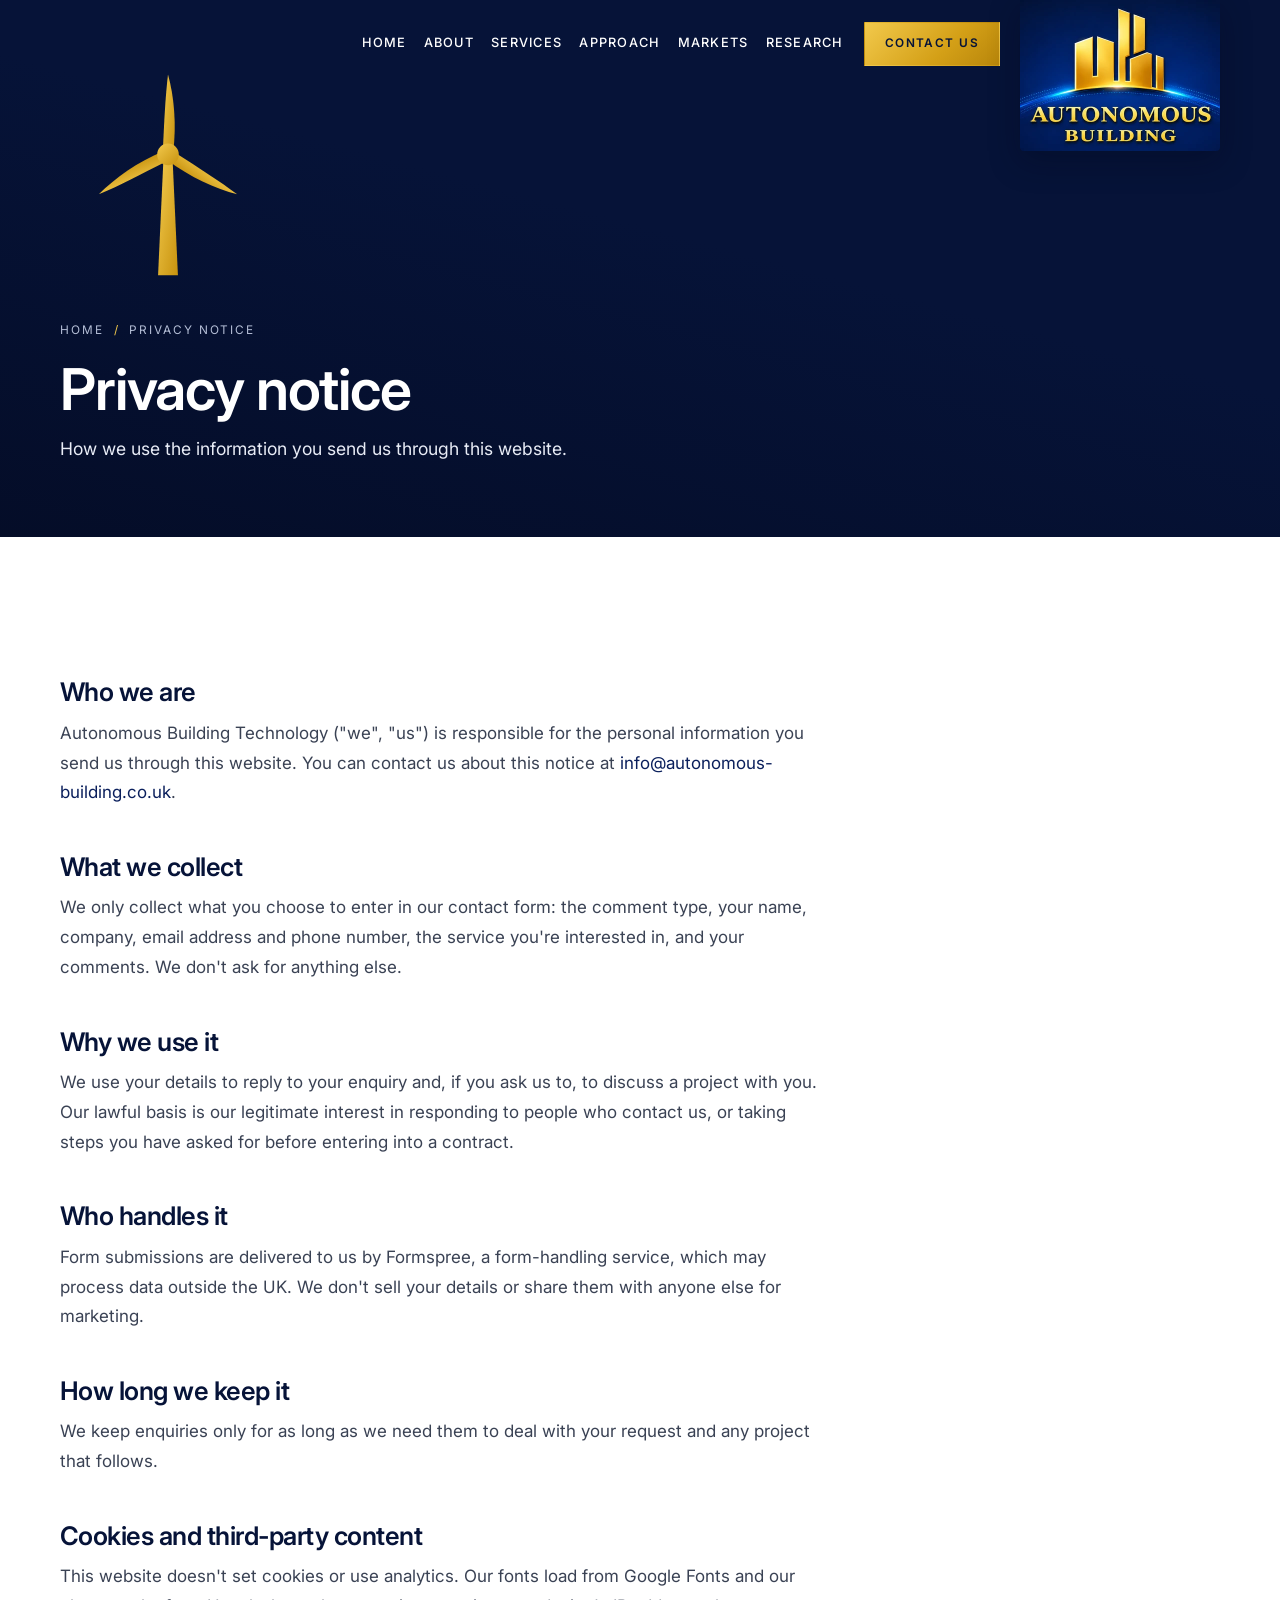
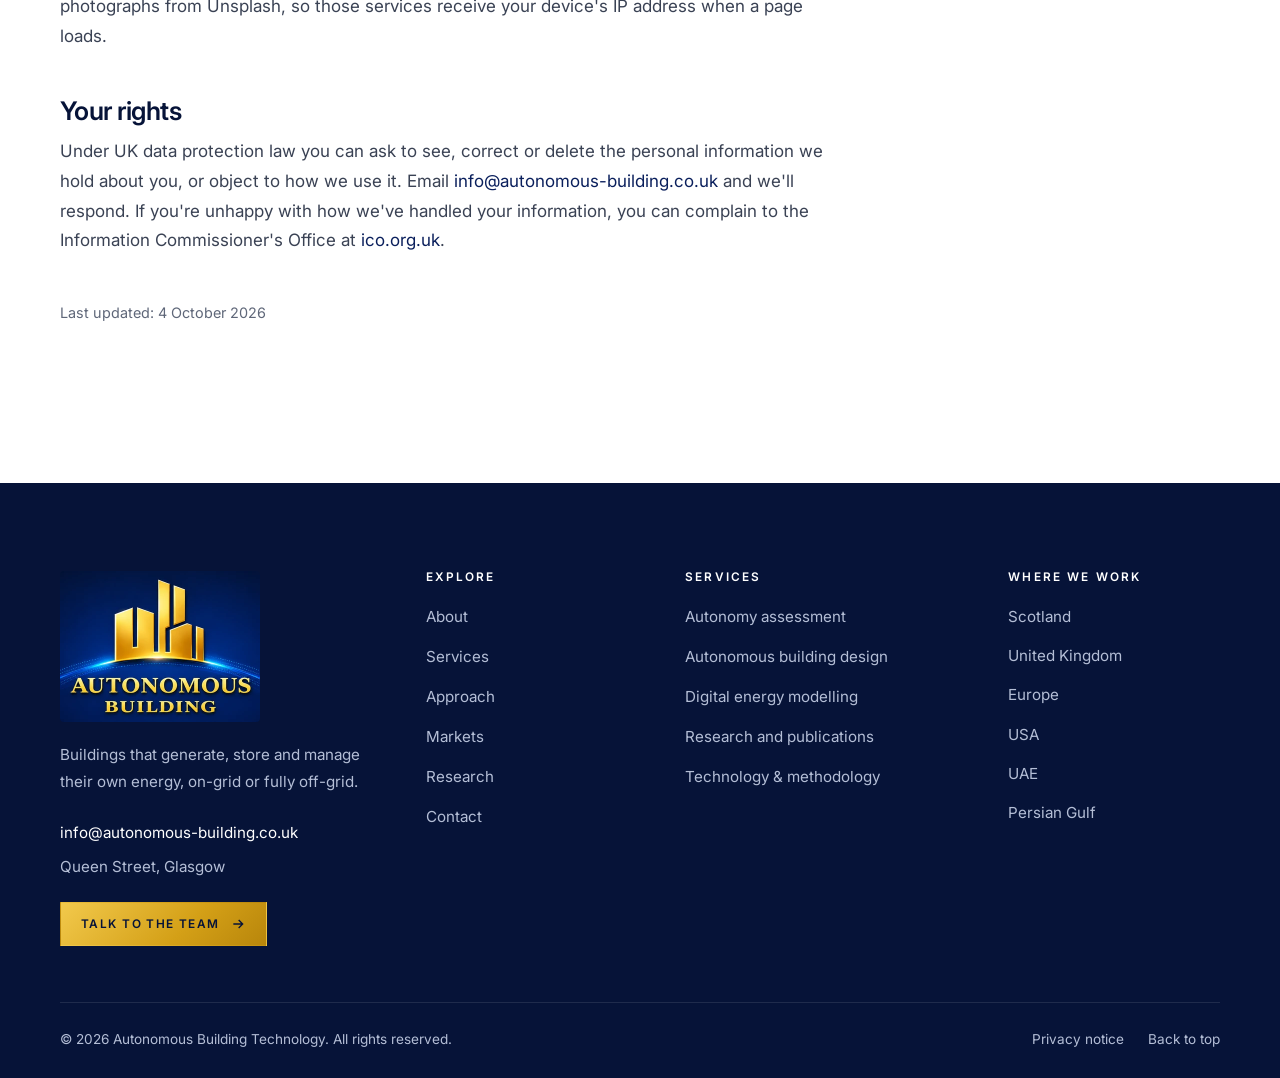
<file: privacy.html>
<!DOCTYPE html>
<html lang="en-GB" class="no-js">
<head>
  <meta charset="utf-8">
  <meta name="viewport" content="width=device-width, initial-scale=1">
  <title>Privacy Notice | Autonomous Building Technology</title>
  <meta name="description" content="How Autonomous Building Technology uses the details you send through the website contact form, who processes them, and your rights under UK data protection law.">
  <!-- Domain confirmed by the user 2026-10-04 (matches info@autonomous-building.co.uk). tools/build.py reads SITE_URL from the canonical link below. -->
  <link rel="canonical" href="https://www.autonomous-building.co.uk/privacy.html">
  <meta name="theme-color" content="#061338">
  <meta property="og:type" content="website">
  <meta property="og:site_name" content="Autonomous Building Technology">
  <meta property="og:locale" content="en_GB">
  <meta property="og:url" content="https://www.autonomous-building.co.uk/privacy.html">
  <meta property="og:title" content="Privacy Notice | Autonomous Building Technology">
  <meta property="og:description" content="How Autonomous Building Technology uses the details you send through the website contact form, who processes them, and your rights under UK data protection law.">
  <meta property="og:image" content="https://images.unsplash.com/photo-1613665813446-82a78c468a1d?auto=format&fit=crop&w=1200&h=630&q=75">
  <meta name="twitter:card" content="summary_large_image">
  <link rel="icon" href="assets/img/favicon.png" type="image/png">
  <link rel="apple-touch-icon" href="assets/img/apple-touch-icon.png">
  <link rel="preconnect" href="https://fonts.googleapis.com">
  <link rel="preconnect" href="https://fonts.gstatic.com" crossorigin>
  <link rel="preconnect" href="https://images.unsplash.com" crossorigin>
  <link href="https://fonts.googleapis.com/css2?family=Cinzel:wght@600;700&family=Inter:wght@400;500;600&display=swap" rel="stylesheet">
  <link rel="stylesheet" href="assets/css/styles.css">
  <script type="application/ld+json">{"@context": "https://schema.org", "@type": "BreadcrumbList", "itemListElement": [{"@type": "ListItem", "position": 1, "name": "Home", "item": "https://www.autonomous-building.co.uk/"}, {"@type": "ListItem", "position": 2, "name": "Privacy notice", "item": "https://www.autonomous-building.co.uk/privacy.html"}]}</script>
</head>
<body>
  <a class="skip-link" href="#main">Skip to content</a>

  <!-- ============ HEADER ============ -->
  <header class="site-header">
    <div class="container">
      <a class="brand" href="index.html" aria-label="Autonomous Building Technology, home">
        <svg class="brand__mark" viewBox="0 0 100 100" aria-hidden="true">
          <defs><linearGradient id="turbineGold" x1="0" y1="0" x2="1" y2="1"><stop offset="0" stop-color="#F2C94C"/><stop offset="1" stop-color="#C8930F"/></linearGradient></defs>
          <g fill="url(#turbineGold)">
            <polygon points="47.8,44 52.2,44 54.6,96 45.4,96"/>
          </g>
          <g class="turbine-rotor" fill="url(#turbineGold)">
            <path id="turbineBlade" d="M47.6 39 C48.2 25 48.8 13 50 3 C52.8 13 54 26 52.4 39 Z"/>
            <use href="#turbineBlade" transform="rotate(120 50 40)"/>
            <use href="#turbineBlade" transform="rotate(240 50 40)"/>
            <circle cx="50" cy="40" r="5"/>
          </g>
        </svg>
      </a>
      <button class="nav-toggle" aria-expanded="false" aria-controls="site-nav" aria-label="Open menu"><span class="nav-toggle__bars"></span></button>
      <nav class="nav" id="site-nav" aria-label="Main">
        <ul class="nav__list">
          <li><a class="nav__link" href="index.html">Home</a></li>
          <li><a class="nav__link" href="about.html">About</a></li>
          <li><a class="nav__link" href="services.html">Services</a></li>
          <li><a class="nav__link" href="approach.html">Approach</a></li>
          <li><a class="nav__link" href="markets.html">Markets</a></li>
          <li><a class="nav__link" href="research.html">Research</a></li>
        </ul>
        <!-- 7 menu items (owner, 2026-10-22): six links plus this gold "Contact Us", which replaces the separate Contact link -->
        <a class="btn btn--gold btn--sm nav__cta" href="contact.html">Contact Us</a>
      </nav>
      <!-- The owner's ORIGINAL logo, unaltered (cropped from "Autonmous Building-Logo.png" by tools/crop_logo.py, navy background
           and blue arc included): a large plate at first glance, the same complete logo at bar height once scrolled -->
      <a class="header-mark" href="index.html" tabindex="-1" aria-hidden="true">
        <img class="logo-full" src="assets/img/logo-original-400.webp" srcset="assets/img/logo-original-400.webp 400w, assets/img/logo-original-800.webp 800w" sizes="(min-width: 1200px) 200px, (min-width: 768px) 170px, 124px" alt="" width="880" height="665" fetchpriority="high">
      </a>
    </div>
  </header>

  <main id="main">
    <!-- DRAFT PRIVACY NOTICE written 2026-10-04 from how this site actually works (contact form via Formspree, no cookies, no analytics, Google Fonts + Unsplash images). TODO: owner / legal review before launch; set the retention period; update if analytics or cookies are ever added. -->
    <section class="page-banner page-banner--plain" aria-labelledby="page-title">
      <div class="container">
        <nav aria-label="Breadcrumb"><ol class="breadcrumb"><li><a href="index.html">Home</a></li><li aria-current="page">Privacy notice</li></ol></nav>
        <h1 id="page-title">Privacy notice</h1>
        <p>How we use the information you send us through this website.</p>
      </div>
    </section>

    <section class="section" aria-labelledby="privacy-title">
      <div class="container">
        <div class="prose">
          <h2 id="privacy-title">Who we are</h2>
          <p>Autonomous Building Technology ("we", "us") is responsible for the personal information you send us through this website. You can contact us about this notice at <a href="mailto:info@autonomous-building.co.uk">info@autonomous-building.co.uk</a>.</p>

          <h2>What we collect</h2>
          <p>We only collect what you choose to enter in our contact form: the comment type, your name, company, email address and phone number, the service you're interested in, and your comments. We don't ask for anything else.</p>

          <h2>Why we use it</h2>
          <p>We use your details to reply to your enquiry and, if you ask us to, to discuss a project with you. Our lawful basis is our legitimate interest in responding to people who contact us, or taking steps you have asked for before entering into a contract.</p>

          <h2>Who handles it</h2>
          <p>Form submissions are delivered to us by Formspree, a form-handling service, which may process data outside the UK. We don't sell your details or share them with anyone else for marketing.</p>

          <h2>How long we keep it</h2>
          <!-- TODO: owner to set a specific retention period -->
          <p>We keep enquiries only for as long as we need them to deal with your request and any project that follows.</p>

          <h2>Cookies and third-party content</h2>
          <p>This website doesn't set cookies or use analytics. Our fonts load from Google Fonts and our photographs from Unsplash, so those services receive your device's IP address when a page loads.</p>

          <h2>Your rights</h2>
          <p>Under UK data protection law you can ask to see, correct or delete the personal information we hold about you, or object to how we use it. Email <a href="mailto:info@autonomous-building.co.uk">info@autonomous-building.co.uk</a> and we'll respond. If you're unhappy with how we've handled your information, you can complain to the Information Commissioner's Office at <a href="https://ico.org.uk" rel="noopener" target="_blank">ico.org.uk</a>.</p>

          <p class="prose__updated">Last updated: 4 October 2026</p>
        </div>
      </div>
    </section>
  </main>

  <!-- ============ FOOTER ============ -->
  <footer class="site-footer">
    <div class="container">
      <div class="footer-grid">
        <div class="footer-about">
          <a class="brand" href="index.html" aria-label="Autonomous Building Technology, home">
            <img class="footer-logo" src="assets/img/logo-original-400.webp" srcset="assets/img/logo-original-400.webp 400w, assets/img/logo-original-800.webp 800w" sizes="200px" alt="" width="880" height="665" loading="lazy" decoding="async">
          </a>
          <p>Buildings that generate, store and manage their own energy, <span class="nw">on-grid</span> or fully <span class="nw">off-grid</span>.</p>
          <!-- TODO: add the full postcode once confirmed (the brief gives "G1 3B", which is incomplete) -->
          <address class="footer-contact">
            <a href="mailto:info@autonomous-building.co.uk">info@autonomous-building.co.uk</a>
            <span>Queen Street, Glasgow</span>
          </address>
          <a class="btn btn--gold btn--sm" href="contact.html">Talk to the team
            <svg viewBox="0 0 24 24" fill="none" stroke="currentColor" stroke-width="2" aria-hidden="true"><path d="M5 12h14M13 6l6 6-6 6"/></svg></a>
        </div>
        <nav aria-label="Footer">
          <h2>Explore</h2>
          <ul>
            <li><a href="about.html">About</a></li>
            <li><a href="services.html">Services</a></li>
            <li><a href="approach.html">Approach</a></li>
            <li><a href="markets.html">Markets</a></li>
            <li><a href="research.html">Research</a></li>
            <li><a href="contact.html">Contact</a></li>
          </ul>
        </nav>
        <div>
          <h2>Services</h2>
          <ul>
            <li><a href="services.html#assessment">Autonomy assessment</a></li>
            <li><a href="services.html#design">Autonomous building design</a></li>
            <li><a href="services.html#modelling">Digital energy modelling</a></li>
            <li><a href="services.html#research">Research and publications</a></li>
            <li><a href="services.html#methodology">Technology &amp; methodology</a></li>
          </ul>
        </div>
        <div>
          <h2>Where we work</h2>
          <ul class="footer-plain">
            <li>Scotland</li>
            <li>United Kingdom</li>
            <li>Europe</li>
            <li>USA</li>
            <li>UAE</li>
            <li>Persian Gulf</li>
          </ul>
        </div>
      </div>
    </div>
    <div class="container footer-bottom">
      <span>© <span data-year>2026</span> Autonomous Building Technology. All rights reserved.</span>
      <span class="footer-bottom__links"><a href="privacy.html">Privacy notice</a><a href="#main">Back to top</a></span>
    </div>
  </footer>

  <script src="assets/js/main.js" defer></script>
</body>
</html>
</file>
<file: assets/css/styles.css>
/* ==========================================================================
   Autonomous Building Technology: site styles
   Calm, light, photography-led. Navy for text + footer; gold as a sparing accent.
   Mobile-first: base styles target phones; breakpoints at 480 / 768 / 1024 / 1200.
   ========================================================================== */

:root {
  --navy: #0A1F5C;
  --navy-deep: #061338;
  --gold: #D4A017;
  --gold-light: #F2C94C;
  --gold-dark: #9A720A;
  --gold-grad: linear-gradient(135deg, #F2C94C 0%, #D4A017 60%, #B8860B 100%);
  /* Menu green (owner, 2026-10-21): sampled from the Renewable Energy Focus cover the owner sent. Menu only. */
  --green: #A0CB4A;
  --green-light: #B9DA74;
  --bg: #FFFFFF;
  --bg-alt: #EEF1F6; /* cool grey-blue: visible against white, pairs with the navy */
  --text: #3A4254;
  --muted: #5F6779;
  --line: #E4E7EC;
  --on-dark: #E8ECF6;
  --on-dark-muted: #B4BED6;

  --font: "Inter", system-ui, -apple-system, "Segoe UI", Roboto, sans-serif;
  --font-brand: "Cinzel", Georgia, serif;

  --container: 1240px;
  --gutter: 20px;
  --section: clamp(72px, 11vw, 150px);
  --header-h: 76px;
  --brand-reach: 150px; /* bottom edge of the big first-glance turbine */
  --ease: cubic-bezier(.2, .7, .2, 1);
}
@media (min-width: 768px) { :root { --gutter: 40px; --brand-reach: 175px; } }
@media (min-width: 1200px) { :root { --header-h: 88px; --brand-reach: 296px; } }

/* ---------- Base ---------- */
*, *::before, *::after { box-sizing: border-box; }
html { scroll-behavior: smooth; -webkit-text-size-adjust: 100%; }
body { margin: 0; font-family: var(--font); font-size: 1.0625rem; line-height: 1.75; color: var(--text); background: var(--bg); -webkit-font-smoothing: antialiased; overflow-x: hidden; }
img { max-width: 100%; height: auto; display: block; }
a { color: var(--navy); text-decoration: none; transition: color .2s; }
a:hover { color: var(--gold-dark); }
h1, h2, h3 { font-family: var(--font); color: var(--navy-deep); font-weight: 600; letter-spacing: -0.02em; line-height: 1.15; margin: 0 0 .6em; overflow-wrap: break-word; hyphens: auto; }
h1 { font-size: clamp(2.2rem, 6vw, 4.4rem); line-height: 1.06; }
h2 { font-size: clamp(1.75rem, 3.6vw, 2.8rem); }
h3 { font-size: 1.25rem; letter-spacing: -0.01em; }
p { margin: 0 0 1.2em; }
:focus-visible { outline: 2px solid var(--gold); outline-offset: 3px; }
.nw { white-space: nowrap; }
.sr-only { position: absolute; width: 1px; height: 1px; padding: 0; margin: -1px; overflow: hidden; clip: rect(0 0 0 0); white-space: nowrap; border: 0; }
.skip-link { position: absolute; left: -999px; top: 8px; z-index: 1000; background: var(--gold); color: var(--navy-deep); padding: 10px 16px; font-weight: 600; }
.skip-link:focus { left: 8px; }

.container { width: 100%; max-width: var(--container); margin: 0 auto; padding: 0 var(--gutter); }
.section { padding: var(--section) 0; }
.section--alt { background: var(--bg-alt); }
.section--tight { padding-top: 0; }
/* Navy band: at most one per page, for the section that should anchor it (home: 5 Zero) */
.section--dark { background: var(--navy-deep); color: var(--on-dark-muted); }
.section--dark h2, .section--dark h3 { color: #fff; }
.section--dark .label { color: var(--gold-light); }
.section--dark .text-link { color: #fff; border-bottom-color: rgba(255,255,255,.25); }
.section--dark .text-link:hover { color: #fff; border-color: var(--gold-light); }

.label { display: block; font-size: .75rem; font-weight: 600; letter-spacing: .2em; text-transform: uppercase; color: var(--gold-dark); margin-bottom: 18px; }
.lead { font-size: clamp(1.1rem, 1.6vw, 1.25rem); line-height: 1.7; color: var(--text); }
.measure { max-width: 64ch; }

/* ---------- Buttons & links ---------- */
.btn {
  display: inline-flex; align-items: center; justify-content: center; gap: 10px;
  min-height: 48px; padding: 14px 28px; border: 1px solid transparent; border-radius: 0;
  font: 600 .82rem/1.2 var(--font); letter-spacing: .12em; text-transform: uppercase; text-align: center;
  cursor: pointer; transition: background .25s, color .25s, border-color .25s;
}
.btn svg { width: 16px; height: 16px; flex: none; transition: transform .25s var(--ease); }
.btn:hover svg { transform: translateX(4px); }
.btn--gold { background: var(--gold-grad); color: var(--navy-deep); }
.btn--gold:hover { color: var(--navy-deep); background: var(--gold-light); }
.btn--line { border-color: var(--navy); color: var(--navy); }
.btn--line:hover { background: var(--navy); color: #fff; }
.btn--sm { min-height: 44px; padding: 10px 20px; font-size: .74rem; }
.btn--block { width: 100%; }
@media (min-width: 480px) { .btn--block { width: auto; } }

.text-link { display: inline-flex; align-items: center; gap: 10px; min-height: 44px; font-size: .82rem; font-weight: 600; letter-spacing: .12em; text-transform: uppercase; color: var(--navy); border-bottom: 1px solid var(--line); transition: border-color .25s, color .25s; }
.text-link svg { width: 15px; height: 15px; flex: none; transition: transform .25s var(--ease); }
.text-link:hover { color: var(--navy); border-color: var(--gold); }
.text-link:hover svg { transform: translateX(4px); }

/* ---------- Header ---------- */
/* Two states (owner, 2026-10-08): "first glance" at the top of the page shows a big turbine and the owner's full
   logo over the photo; once scrolled (.is-scrolled, main.js) or with the menu open, both ease into a compact bar.
   The bar is the owner's lime GREEN (2026-10-21, "the green colour I would like to see on the menu") with navy text;
   the logo keeps its own navy plate. The turbine stays gold in both states (owner, 2026-10-22). */
.site-header { position: fixed; inset: 0 0 auto 0; z-index: 100; height: var(--header-h); display: flex; align-items: center; transition: background .35s, border-color .35s; border-bottom: 1px solid transparent; }
.site-header .container { display: flex; align-items: center; justify-content: space-between; gap: 16px; }
@media (min-width: 480px) { .site-header .container { gap: 24px; } }
.site-header.is-scrolled, .site-header.is-open { background: var(--green); border-bottom-color: rgba(6,19,56,.12); }
.is-scrolled :focus-visible, .is-open :focus-visible { outline-color: var(--navy-deep); }
/* Turbine: the scheme's gold everywhere (owner, 2026-10-22). On the lime bar a faint navy shadow keeps the blades crisp. */
.is-scrolled .brand__mark, .is-open .brand__mark { filter: drop-shadow(0 0 1px rgba(6,19,56,.55)); }

.brand { display: flex; align-items: center; gap: 12px; color: #fff; min-height: 44px; margin-right: auto; }
.brand:hover { color: inherit; }
/* Wind turbine, top left: the tower stays still, only the rotor turns. At first glance it is scaled up from its
   top-left corner (transform, so the layout box and the nav never move). */
.brand__mark { width: 60px; height: 60px; flex: none; transform-origin: left top; transform: scale(2.2); transition: transform .5s var(--ease), filter .35s; }
.is-scrolled .brand__mark, .is-open .brand__mark { transform: none; }
.brand__mark .turbine-rotor { transform-origin: 50px 40px; animation: spin 4s linear infinite; }
.brand:hover .turbine-rotor { animation-duration: 2s; }
@keyframes spin { to { transform: rotate(360deg); } }
@media (min-width: 768px) { .brand__mark { transform: scale(2.6); } }
@media (min-width: 1200px) {
  /* drop it below the nav row so the spinning blades never sweep across the links */
  .brand__mark { width: 72px; height: 72px; transform: translateY(60px) scale(3); }
}

/* The owner's ORIGINAL logo, top right, shown exactly as supplied: its own navy background and blue arc, never cut out
   or recoloured (owner, 2026-10-18). It hangs from the top edge as a navy plate over the photos. Beside the menu button
   below 1200px. Compact state (owner, 2026-10-18): the same complete logo shrinks to fill the bar's height, top to bottom,
   its navy blending into the bar. The box is the compact size; the first-glance plate overhangs it to the left. */
.header-mark { --logo-compact: calc(var(--header-h) * 880 / 665); position: relative; flex: none; order: 2; width: var(--logo-compact); height: var(--header-h); }
.logo-full { position: absolute; top: 0; right: 0; width: 124px; height: auto; max-width: none; border-radius: 0 0 4px 4px; box-shadow: 0 10px 30px rgba(3,10,29,.35); transition: width .5s var(--ease), box-shadow .4s, border-radius .4s; }
.is-scrolled .logo-full, .is-open .logo-full { width: var(--logo-compact); border-radius: 0; box-shadow: none; }
@media (min-width: 768px) { .logo-full { width: 170px; } }

.nav-toggle { order: 3; display: flex; align-items: center; justify-content: center; width: 48px; height: 48px; margin-right: -12px; background: none; border: 0; cursor: pointer; color: #fff; transition: color .35s; }
.is-scrolled .nav-toggle, .is-open .nav-toggle { color: var(--navy-deep); }
.nav-toggle__bars { display: block; width: 24px; height: 2px; background: currentColor; position: relative; }
.nav-toggle__bars::before, .nav-toggle__bars::after { content: ""; position: absolute; left: 0; width: 24px; height: 2px; background: currentColor; transition: transform .3s var(--ease), top .3s; }
.nav-toggle__bars::before { top: -7px; }
.nav-toggle__bars::after { top: 7px; }
.is-open .nav-toggle__bars { background: transparent; }
.is-open .nav-toggle__bars::before { top: 0; transform: rotate(45deg); }
.is-open .nav-toggle__bars::after { top: 0; transform: rotate(-45deg); }

/* Mobile menu (default): a green panel under the green bar */
.nav {
  position: fixed; top: var(--header-h); left: 0; right: 0; bottom: 0; background: var(--green);
  display: flex; flex-direction: column; padding: 16px var(--gutter) 40px; overflow-y: auto;
  opacity: 0; visibility: hidden; transition: opacity .3s, visibility .3s;
}
.is-open .nav { opacity: 1; visibility: visible; }
.nav__list { list-style: none; margin: 0; padding: 0; }
.nav__link { display: flex; align-items: center; min-height: 64px; font-size: 1.4rem; font-weight: 500; letter-spacing: -0.01em; color: var(--navy-deep); border-bottom: 1px solid rgba(6,19,56,.15); }
.nav__link:hover { color: var(--navy-deep); }
.nav__link[aria-current="page"] { font-weight: 700; text-decoration: underline 2px; text-underline-offset: 8px; }
/* Header "Contact Us" (owner, 2026-10-22): the scheme's gold button in every state, over the photos and on the green bar.
   On the Contact page it is the current menu item, marked with a navy ring. */
.nav__cta[aria-current="page"] { box-shadow: inset 0 0 0 2px var(--navy-deep); }
.nav .btn { margin-top: 32px; }
body.nav-open { overflow: hidden; }

/* Desktop nav */
@media (min-width: 1200px) {
  .nav-toggle { display: none; }
  .header-mark { order: 0; width: 200px; } /* fixed, so the nav sits in the same place in both header states */
  .logo-full { width: 200px; }
  .nav { position: static; flex-direction: row; align-items: center; gap: 28px; padding: 0; background: none; overflow: visible; opacity: 1; visibility: visible; }
  .nav__list { display: flex; gap: 22px; }
  .nav__link { position: relative; min-height: 44px; font-size: .8rem; letter-spacing: .1em; text-transform: uppercase; color: #fff; border: 0; }
  .nav__link::after { content: ""; position: absolute; left: 0; bottom: 8px; width: 100%; height: 1px; background: currentColor; transform: scaleX(0); transform-origin: left; transition: transform .3s var(--ease); }
  .nav__link:hover { color: #fff; }
  .nav__link:hover::after, .nav__link[aria-current="page"]::after { transform: scaleX(1); }
  .nav__link[aria-current="page"] { color: #fff; font-weight: 500; text-decoration: none; }
  .nav__link[aria-current="page"]::after { height: 2px; background: var(--green); }  /* green underline over the photo */
  /* On the green bar: navy links, navy underlines */
  .is-scrolled .nav__link, .is-scrolled .nav__link:hover { color: var(--navy-deep); }
  .is-scrolled .nav__link[aria-current="page"] { color: var(--navy-deep); font-weight: 600; }
  .is-scrolled .nav__link[aria-current="page"]::after { background: var(--navy-deep); }
  .nav .btn { margin-top: 0; white-space: nowrap; transition: opacity .3s, visibility .3s; }
  /* Home, first glance: the hero already has "Talk to the team", so the header copy waits until you scroll.
     visibility (not display) keeps its space, so the nav never shifts. */
  body:has(.hero) .site-header:not(.is-scrolled) .nav .btn { opacity: 0; visibility: hidden; }
}
/* 1200-1349: the logo shares the right side, so tighten the nav to keep one line */
@media (min-width: 1200px) and (max-width: 1349px) {
  .site-header .container { gap: 20px; }
  .nav { gap: 20px; }
  .nav__list { gap: 17px; }
}


/* ---------- Hero (home) ---------- */
.hero { position: relative; min-height: max(720px, 100vh); min-height: max(720px, 100svh); display: flex; align-items: flex-end; color: #fff; background: var(--navy-deep); overflow: hidden; }
/* Slow crossfade (Rybka-style, calmer pace). Text stays fixed; only the photo changes. */
.hero__slides { position: absolute; inset: 0; overflow: hidden; }
.hero__img { position: absolute; inset: 0; width: 100%; height: 100%; object-fit: cover; opacity: 0; transition: opacity 1.6s ease; }
.hero__img.is-active { opacity: 1; }
.hero__img.is-active, .hero__img.is-leaving { animation: heroZoom 9s ease-out forwards; }
@keyframes heroZoom { from { transform: scale(1.08); } to { transform: scale(1); } }

.hero__controls { display: flex; align-items: center; gap: 16px; max-width: 320px; margin-top: clamp(36px, 6vw, 56px); }
.hero__controls[hidden] { display: none; }
.hero__bars { flex: 1; display: flex; gap: 6px; }
.hero__bars span { flex: 1; height: 2px; background: rgba(255,255,255,.28); position: relative; overflow: hidden; }
.hero__pause { flex: none; display: grid; place-items: center; width: 44px; height: 44px; padding: 0; background: none; border: 1px solid rgba(255,255,255,.35); color: #fff; cursor: pointer; transition: border-color .25s; }
.hero__pause:hover { border-color: var(--gold-light); }
.hero__pause span { width: 10px; height: 12px; border-left: 3px solid currentColor; border-right: 3px solid currentColor; }
.is-paused .hero__pause span { width: 0; height: 0; border-right: 0; border-left: 10px solid currentColor; border-top: 6px solid transparent; border-bottom: 6px solid transparent; margin-left: 3px; }

/* Shared progress fill for rotating content (hero bars, region tabs). Its animationend drives the rotation. */
.hero__bars span::after, .photo-band__bars span::after, .spotlight__bar::after { content: ""; position: absolute; inset: 0; background: var(--gold); transform: scaleX(0); transform-origin: left; }
.is-running::after { animation: barFill var(--interval, 7000ms) linear forwards; }
.is-held .is-running::after, .is-paused .is-running::after, .is-away .is-running::after { animation-play-state: paused; }
@keyframes barFill { to { transform: scaleX(1); } }
.hero::before { content: ""; position: absolute; inset: 0; z-index: 1; background: linear-gradient(15deg, rgba(4,12,38,.9) 0%, rgba(6,19,56,.6) 50%, rgba(6,19,56,.2) 100%); }
.hero::after { content: ""; position: absolute; left: 0; right: 0; top: 0; height: 180px; z-index: 1; background: linear-gradient(rgba(4,12,38,.5), transparent); }
.hero__inner { position: relative; z-index: 2; padding-top: max(calc(var(--header-h) + 56px), calc(var(--brand-reach) + 24px)); padding-bottom: clamp(48px, 8vw, 96px); }
.hero h1 { color: #fff; font-size: clamp(2rem, 7vw, 4.2rem); max-width: 20ch; text-wrap: balance; margin-bottom: 24px; }
.hero__lead { font-size: clamp(1.02rem, 1.5vw, 1.2rem); color: var(--on-dark); max-width: 640px; margin-bottom: 28px; }
.hero__proof { font-size: .8rem; font-weight: 500; letter-spacing: .06em; color: var(--gold-light); max-width: 640px; margin: 0 0 36px; }

.hero-in { opacity: 0; transform: translateY(16px); transition: opacity .9s var(--ease) var(--d, 0s), transform .9s var(--ease) var(--d, 0s); }
.is-loaded .hero-in, .no-js .hero-in { opacity: 1; transform: none; }

/* ---------- Page banner (inner pages) ---------- */
.page-banner { position: relative; min-height: 420px; display: flex; align-items: flex-end; color: #fff; background: var(--navy-deep); overflow: hidden; }
.page-banner__img { position: absolute; inset: 0; width: 100%; height: 100%; object-fit: cover; animation: heroZoom 24s ease-out forwards; }
html:not(.no-js) .page-banner .container > * { opacity: 0; transform: translateY(16px); transition: opacity .9s var(--ease), transform .9s var(--ease); }
html:not(.no-js) .page-banner .container > :nth-child(2) { transition-delay: .15s; }
html:not(.no-js) .page-banner .container > :nth-child(3) { transition-delay: .3s; }
html.is-loaded .page-banner .container > * { opacity: 1; transform: none; }
.page-banner::before { content: ""; position: absolute; inset: 0; z-index: 1; background: linear-gradient(15deg, rgba(4,12,38,.9) 0%, rgba(6,19,56,.55) 55%, rgba(6,19,56,.25) 100%); }
.page-banner .container { position: relative; z-index: 2; padding-top: max(calc(var(--header-h) + 56px), calc(var(--brand-reach) + 24px)); padding-bottom: clamp(40px, 6vw, 72px); }
.page-banner h1 { color: #fff; font-size: clamp(2rem, 5vw, 3.6rem); max-width: 22ch; text-wrap: balance; margin-bottom: 14px; }
.page-banner p { color: var(--on-dark); font-size: 1.1rem; max-width: 620px; margin: 0; }
@media (min-width: 768px) { .page-banner { min-height: 480px; } }
.page-banner--plain, .page-banner--plain.page-banner { min-height: 340px; } /* text-only banner (privacy) */
.prose { max-width: 70ch; }
.prose h2 { font-size: clamp(1.3rem, 2.2vw, 1.6rem); margin: 44px 0 12px; }
.prose h2:first-child { margin-top: 0; }
.prose__updated { margin-top: 44px; font-size: .9rem; color: var(--muted); }
.breadcrumb { display: flex; flex-wrap: wrap; gap: 10px; list-style: none; padding: 0; margin: 0 0 18px; font-size: .74rem; letter-spacing: .16em; text-transform: uppercase; color: var(--on-dark-muted); }
.breadcrumb a { color: var(--on-dark-muted); }
.breadcrumb a:hover { color: #fff; }
.breadcrumb li + li::before { content: "/"; margin-right: 10px; color: var(--gold-light); }

/* ---------- Layout ---------- */
.split { display: grid; gap: clamp(32px, 6vw, 96px); align-items: start; }
@media (min-width: 1024px) { .split { grid-template-columns: 1fr 1fr; } }
.split > * { min-width: 0; }
.statement { font-size: clamp(1.6rem, 3.2vw, 2.6rem); line-height: 1.2; margin: 0; }
/* Photo band: a slow two-photo crossfade (owner, 2026-10-21) with a short caption + link per slide.
   Driven by rotator() in main.js like the hero; reduced motion shows the first slide only. */
.photo-band { position: relative; overflow: hidden; background: var(--navy-deep); color: #fff; }
.photo-band__slides { position: relative; height: clamp(440px, 56.25vw, 560px); }
@media (min-width: 1024px) { .photo-band__slides { height: clamp(460px, 42.86vw, 680px); } } /* 21:9 */
.photo-band__slide { position: absolute; inset: 0; margin: 0; opacity: 0; transition: opacity 1.6s ease; }
.photo-band__slide.is-active { opacity: 1; }
.photo-band img { width: 100%; height: 100%; object-fit: cover; background: var(--bg-alt); }
.photo-band__slide--school img { object-position: 50% 70%; } /* keep the building and the playground in a wide crop */
.photo-band__slide::after { content: ""; position: absolute; inset: 0; background: linear-gradient(to top, rgba(4,12,38,.88) 0%, rgba(6,19,56,.62) 34%, rgba(6,19,56,.18) 60%, rgba(6,19,56,0) 78%), linear-gradient(to right, rgba(4,12,38,.45) 0%, rgba(4,12,38,0) 55%); pointer-events: none; }
.photo-band__cap { position: absolute; left: 0; right: 0; bottom: 0; z-index: 1; padding-bottom: 76px; display: grid; justify-items: start; gap: 10px; }
/* Captions never overlap in the crossfade: the old one leaves quickly, the new one arrives once the photo has mostly changed */
.photo-band__cap { opacity: 0; transition: opacity .35s ease; }
.photo-band__slide.is-active .photo-band__cap { opacity: 1; transition: opacity .8s ease .9s; }
.photo-band__text { text-shadow: 0 1px 14px rgba(4,12,38,.5); max-width: 34ch; font-size: clamp(1.1rem, 2vw, 1.45rem); font-weight: 500; line-height: 1.35; letter-spacing: -0.01em; color: #fff; text-wrap: balance; }
.photo-band .text-link { color: #fff; border-bottom-color: rgba(255,255,255,.35); }
.photo-band .text-link:hover { color: #fff; border-color: var(--gold-light); }
.photo-band__controls { position: absolute; left: 0; right: 0; bottom: 18px; z-index: 2; display: flex; align-items: center; gap: 16px; }
.photo-band__controls[hidden] { display: none; }
.photo-band__bars { display: flex; gap: 6px; width: min(180px, 40%); }
.photo-band__bars span { flex: 1; height: 2px; background: rgba(255,255,255,.28); position: relative; overflow: hidden; }
@media (min-width: 768px) {
  .photo-band__cap { padding-bottom: clamp(48px, 6vw, 72px); }
  .photo-band__controls { justify-content: flex-end; bottom: clamp(48px, 6vw, 72px); }
}

/* ---------- System: six parts, one outcome ---------- */
/* Six designed parts in a hairline grid feed one navy "Autonomy" tile. All seven are one <ol>,
   so the .js-stagger cascade brings Autonomy in last; its connector then draws in. */
.system { list-style: none; padding: 0; margin: clamp(40px, 6vw, 72px) 0 0; display: grid; gap: 1px; grid-template-columns: 1fr; }
.system__part { display: grid; grid-template-columns: 40px minmax(0, 1fr); column-gap: 16px; align-content: start; padding: 22px 20px; background: #fff; box-shadow: 0 0 0 1px var(--line); }
.system__icon { grid-row: 1 / span 3; width: 28px; height: 28px; fill: none; stroke: var(--navy); stroke-width: 1.5; stroke-linecap: round; stroke-linejoin: round; transition: stroke .3s; }
.system__num { font-size: .72rem; font-weight: 600; letter-spacing: .12em; color: var(--gold-dark); }
.system__part h3 { font-size: 1.12rem; margin: 2px 0 6px; }
.system__part p { margin: 0; font-size: .94rem; line-height: 1.6; color: var(--muted); }
@media (min-width: 480px) {
  .system { grid-template-columns: repeat(2, 1fr); }
  .system__part { grid-template-columns: 1fr; padding: 28px 24px 30px; }
  .system__icon { grid-row: auto; margin-bottom: 20px; }
}
@media (min-width: 768px) { .system { grid-template-columns: repeat(3, 1fr); } }

.system__result { position: relative; grid-column: 1 / -1; margin-top: 48px; padding: clamp(28px, 4vw, 44px); background: var(--navy-deep); color: var(--on-dark); }
.system__label { display: flex; align-items: center; gap: 10px; font-size: .72rem; font-weight: 600; letter-spacing: .18em; text-transform: uppercase; color: var(--gold-light); }
.system__label::before { content: ""; flex: none; width: 8px; height: 8px; border-radius: 50%; background: var(--gold); }
.system__result h3 { margin: 18px 0 0; font-size: clamp(2rem, 4vw, 2.8rem); letter-spacing: -0.03em; color: #fff; hyphens: manual; overflow-wrap: normal; } /* never split the one word that matters */
.system__result h3::after { content: ""; display: block; width: 56px; height: 3px; margin: 20px 0; background: var(--gold); }
.system__result p { margin: 0; max-width: 32ch; }
/* Connector, narrow layouts: a short gold line with an arrowhead dropping into the tile */
.system__result::before { content: ""; position: absolute; left: 50%; top: -48px; width: 1px; height: 42px; background: var(--gold-dark); }
.system__result::after { content: ""; position: absolute; left: calc(50% - 5px); top: -8px; border: 5px solid transparent; border-top: 6px solid var(--gold-dark); border-bottom: 0; }
@media (min-width: 1024px) {
  .system { grid-template-columns: repeat(3, 1fr) 64px minmax(0, 1.35fr); }
  .system__part:nth-child(-n+3) { grid-row: 1; }
  .system__part:nth-child(n+4) { grid-row: 2; }
  .system__part:nth-child(3n+1) { grid-column: 1; }
  .system__part:nth-child(3n+2) { grid-column: 2; }
  .system__part:nth-child(3n) { grid-column: 3; }
  .system__result { grid-column: 5; grid-row: 1 / span 2; margin-top: 0; display: flex; flex-direction: column; justify-content: center; }
  .system__result h3 { font-size: clamp(1.9rem, 2.5vw, 2.4rem); }
  /* Connector, wide layout: a bracket joining the two rows, then a stub into the tile */
  .system__result::before { left: -64px; top: 25%; bottom: 25%; width: 32px; height: auto; background: none; border: 1px solid var(--gold-dark); border-left: 0; }
  .system__result::after { left: -32px; top: 50%; width: 32px; height: 1px; border: 0; background: var(--gold-dark); }
}
@media (hover: hover) {
  .system__part:hover { background: var(--bg-alt); }
  .system__part:hover .system__icon { stroke: var(--gold-dark); }
}
.chain-note { margin-top: clamp(32px, 4vw, 48px); max-width: 64ch; color: var(--muted); }

/* Motion: connector and gold rule draw once the parts are in; the outcome dot breathes */
.system.js-stagger .system__result::before, .system.js-stagger .system__result::after { transform: scaleY(0); transform-origin: top; transition: transform .5s var(--ease) .75s; }
.system.js-stagger .system__result h3::after { transform: scaleX(0); transform-origin: left; transition: transform .8s var(--ease) 1.05s; }
@media (min-width: 1024px) {
  .system.js-stagger .system__result::before, .system.js-stagger .system__result::after { transform: scaleX(0); transform-origin: left; }
}
.system.js-stagger.is-visible .system__result::before, .system.js-stagger.is-visible .system__result::after, .system.js-stagger.is-visible .system__result h3::after { transform: none; }
.system.is-visible .system__label::before { animation: breathe 3s ease-in-out 1.8s infinite; }
@keyframes breathe { 0% { box-shadow: 0 0 0 0 rgba(212,160,23,.45); } 70%, 100% { box-shadow: 0 0 0 10px rgba(212,160,23,0); } }

/* ---------- Teasers (What / How / Where) ---------- */
.teasers { display: grid; gap: 40px; }
@media (min-width: 768px) { .teasers { grid-template-columns: repeat(3, 1fr); gap: 48px; } }
.teaser { display: flex; flex-direction: column; }
.teaser__img { display: block; aspect-ratio: 4 / 3; overflow: hidden; background: var(--bg-alt); margin-bottom: 24px; }
.teaser__img img { width: 100%; height: 100%; object-fit: cover; transition: transform .8s var(--ease); }
.teaser:hover .teaser__img img { transform: scale(1.03); }
.teaser h2 { font-size: 1.3rem; letter-spacing: -0.01em; margin-bottom: 10px; }
.teaser p { color: var(--muted); }
.teaser .text-link { align-self: flex-start; margin-top: auto; }

/* ---------- Region spotlight (home; EPConsult-style "where we work") ---------- */
.spotlight { display: grid; gap: 40px; align-items: center; }
@media (min-width: 1024px) { .spotlight { grid-template-columns: 5fr 7fr; gap: 80px; } }
.spotlight > * { min-width: 0; }
.spotlight__intro > p { color: var(--muted); max-width: 44ch; }
.spotlight__tabs { display: flex; flex-wrap: wrap; gap: 8px; margin: 28px 0 32px; }
.spotlight__tab { position: relative; overflow: hidden; min-height: 44px; padding: 10px 16px; border: 1px solid var(--line); background: #fff; font: 500 .92rem/1.2 var(--font); color: var(--navy-deep); text-align: left; cursor: pointer; transition: border-color .25s, background-color .25s, color .25s; }
.spotlight__tab:hover { border-color: var(--navy); }
.spotlight__tab.is-active { background: var(--navy-deep); border-color: var(--navy-deep); color: #fff; }
.spotlight__bar { position: absolute; left: 0; right: 0; bottom: 0; height: 2px; }
@media (min-width: 1024px) {
  .spotlight__tabs { flex-direction: column; gap: 0; }
  .spotlight__tab { padding: 16px 0; border: 0; border-top: 1px solid var(--line); font-size: 1.3rem; letter-spacing: -0.01em; color: var(--muted); background: none; }
  .spotlight__tab:last-child { border-bottom: 1px solid var(--line); }
  .spotlight__tab:hover { color: var(--navy-deep); }
  .spotlight__tab.is-active { background: none; color: var(--navy-deep); font-weight: 600; }
}
.spotlight__stage { display: grid; }
.spotlight__panel { grid-area: 1 / 1; opacity: 0; visibility: hidden; transition: opacity .9s ease, visibility 0s linear .9s; }
.spotlight__panel.is-active { opacity: 1; visibility: visible; transition: opacity .9s ease; }
.spotlight__img { aspect-ratio: 4 / 3; overflow: hidden; background: var(--bg-alt); }
.spotlight__img img { width: 100%; height: 100%; object-fit: cover; }
.spotlight__panel.is-active img { animation: heroZoom 8s ease-out forwards; }
.spotlight__panel p { margin: 20px 0 0; padding-left: 16px; border-left: 2px solid var(--gold); font-size: 1.08rem; color: var(--navy-deep); opacity: 0; transition: opacity .25s ease; }
.spotlight__panel.is-active p { opacity: 1; transition: opacity .5s ease .45s; } /* old caption clears before the new one arrives */

/* ---------- 5 Zero ---------- */
/* "Zero" is written once, oversized; the five outcomes complete it. On desktop the word stays
   pinned while the list scrolls, and the row in the middle of the screen is highlighted. */
.five-zero { display: grid; gap: 24px; }
@media (min-width: 1024px) {
  .five-zero { grid-template-columns: 5fr 7fr; gap: 80px; align-items: start; }
  .five-zero__head { position: sticky; top: calc(var(--header-h) + 48px); }
}
.five-zero > * { min-width: 0; }
.five-zero__word { font-size: clamp(5.5rem, 15vw, 11.5rem); font-weight: 600; letter-spacing: -0.06em; line-height: .85; color: var(--navy-deep); margin: 0 0 32px; }
.section--dark .five-zero__word { color: #fff; }
.five-zero__word::after { content: ""; display: block; width: 56px; height: 3px; background: var(--gold); margin-top: 28px; }
.five-zero__list { --fz-line: var(--line); --fz-text: var(--navy-deep); --fz-dim: #7D8597; --fz-num: var(--gold-dark); --fz-body: var(--muted); list-style: none; padding: 0; margin: 0; }
.section--dark .five-zero__list { --fz-line: rgba(255,255,255,.14); --fz-text: #fff; --fz-dim: #8C97B5; --fz-num: var(--gold-light); --fz-body: var(--on-dark-muted); }
.five-zero__list li { position: relative; display: grid; grid-template-columns: 44px minmax(0, 1fr); gap: 6px 16px; padding: clamp(22px, 3vw, 32px) 0; border-top: 1px solid var(--fz-line); }
.five-zero__list li:last-child { border-bottom: 1px solid var(--fz-line); }
.five-zero__list li::before { content: ""; position: absolute; left: 0; right: 0; top: -1px; height: 2px; background: var(--gold); transform: scaleX(0); transform-origin: left; transition: transform .7s var(--ease); }
.five-zero__num { grid-row: span 2; padding-top: .7em; font-size: .78rem; font-weight: 600; letter-spacing: .12em; color: var(--fz-num); }
.five-zero__list h3 { margin: 0; font-size: clamp(1.7rem, 3.4vw, 2.6rem); font-weight: 500; letter-spacing: -0.03em; line-height: 1.1; color: var(--fz-text); transition: color .4s; }
.five-zero__list p { margin: 0; max-width: 46ch; color: var(--fz-body); font-size: 1rem; }
/* Scroll focus (main.js sets .has-current while a row sits mid-screen): the others recede to a large-text-safe grey */
.five-zero__list.has-current h3 { color: var(--fz-dim); }
.five-zero__list.has-current li.is-current h3 { color: var(--fz-text); }
.five-zero__list li.is-current::before { transform: scaleX(1); }
@media (hover: hover) {
  .five-zero__list.has-current li:hover h3 { color: var(--fz-text); }
  .five-zero__list li:hover::before { transform: scaleX(1); }
}

/* ---------- Service tiers ---------- */
.tiers { list-style: none; padding: 0; margin: 0; }
.tier { display: grid; gap: 16px 64px; padding: clamp(36px, 5vw, 56px) 0; border-top: 1px solid var(--line); scroll-margin-top: calc(var(--header-h) + 24px); }
.tier:last-child { border-bottom: 1px solid var(--line); }
@media (min-width: 1024px) { .tier { grid-template-columns: 5fr 7fr; } }
.tier__num { display: block; font-size: .78rem; font-weight: 600; letter-spacing: .14em; color: var(--gold-dark); margin-bottom: 10px; }
.tier h3 { font-size: clamp(1.4rem, 2.4vw, 1.9rem); margin: 0; }
.tier__summary { font-size: 1.12rem; font-weight: 500; color: var(--navy-deep); }
.tier__best { font-size: .98rem; color: var(--muted); padding-left: 16px; border-left: 2px solid var(--gold); }
.tier__best b { color: var(--navy-deep); font-weight: 600; }

.starter { list-style: none; padding: 0; margin: 0; }
.starter li { padding: 20px 0; border-top: 1px solid var(--line); }
.starter li:last-child { border-bottom: 1px solid var(--line); }
.starter a { font-weight: 600; border-bottom: 1px solid var(--gold); }

/* ---------- About: founder + team ---------- */
.founder { display: grid; gap: 32px; align-items: start; }
@media (min-width: 1024px) { .founder { grid-template-columns: 220px 1fr; gap: 72px; } }
.monogram { width: 120px; aspect-ratio: 1; display: grid; place-items: center; background: var(--navy-deep); color: var(--gold-light); font-family: var(--font-brand); font-size: 2.2rem; font-weight: 700; letter-spacing: .06em; }
@media (min-width: 1024px) { .monogram { width: 100%; font-size: 3.6rem; } }
.founder__role { font-size: .82rem; font-weight: 600; letter-spacing: .12em; text-transform: uppercase; color: var(--gold-dark); margin: -6px 0 24px; }
.orcid { display: inline-flex; align-items: center; gap: 8px; min-height: 44px; font-weight: 600; }
.orcid svg { width: 20px; height: 20px; }

.team-list { list-style: none; padding: 0; margin: clamp(32px, 4vw, 48px) 0 0; display: grid; gap: 0 40px; }
@media (min-width: 768px) { .team-list { grid-template-columns: repeat(2, 1fr); } }
@media (min-width: 1200px) { .team-list { grid-template-columns: repeat(4, 1fr); } }
.team-list li { border-top: 1px solid var(--line); padding: 22px 0 28px; }
.team-list h3 { font-size: 1.15rem; margin-bottom: 6px; }
.team-list h3 small { font-size: .8rem; font-weight: 400; color: var(--muted); letter-spacing: 0; }
.team-list p { margin: 0; color: var(--muted); font-size: .98rem; }

/* ---------- Info grid (Approach / Markets / Research lists) ---------- */
.info-grid { list-style: none; padding: 0; margin: clamp(32px, 4vw, 48px) 0 0; display: grid; gap: 0 40px; }
@media (min-width: 768px) { .info-grid { grid-template-columns: repeat(2, 1fr); } }
@media (min-width: 1024px) { .info-grid--3 { grid-template-columns: repeat(3, 1fr); } }
.info-grid > li { border-top: 1px solid var(--line); padding: 24px 0 32px; min-width: 0; }
.info-grid__num { display: block; font-size: .74rem; font-weight: 600; letter-spacing: .12em; color: var(--gold-dark); margin-bottom: 10px; }
.info-grid h3 { font-size: 1.2rem; margin-bottom: 8px; }
.info-grid p { margin: 0; color: var(--muted); font-size: .98rem; }
.info-grid--points p { font-size: 1.05rem; line-height: 1.7; color: var(--text); }
.info-grid--regions h3::after { content: ""; display: block; width: 28px; height: 2px; background: var(--gold); margin-top: 12px; }

.pill-list { list-style: none; padding: 0; margin: 24px 0 0; display: flex; flex-wrap: wrap; gap: 10px; }
.pill-list li { padding: 10px 18px; border: 1px solid var(--line); font-size: .92rem; font-weight: 500; color: var(--navy-deep); background: #fff; }

.link-row { display: flex; flex-wrap: wrap; gap: 16px 32px; margin-top: 32px; }

/* ---------- CTA block ---------- */
.cta { background: var(--bg-alt); padding: clamp(64px, 9vw, 120px) 0; }
.cta .container { display: grid; gap: 28px; justify-items: start; } /* button sits directly under its question */
.cta h2 { margin: 0; max-width: 26ch; text-wrap: balance; }
.cta p { margin: 12px 0 0; color: var(--muted); max-width: 560px; }

/* ---------- Contact ---------- */
.contact-grid { display: grid; gap: 56px; }
@media (min-width: 1024px) { .contact-grid { grid-template-columns: 1.7fr 1fr; gap: 96px; } }
.contact-grid > * { min-width: 0; }
.form-grid { display: grid; gap: 22px; }
@media (min-width: 640px) { .form-grid { grid-template-columns: 1fr 1fr; } .form-grid .full { grid-column: 1 / -1; } }
.field label { display: block; font-size: .74rem; font-weight: 600; letter-spacing: .12em; text-transform: uppercase; color: var(--navy); margin-bottom: 6px; }
.field label .req { color: var(--gold-dark); }
.field input, .field select, .field textarea { width: 100%; min-height: 48px; padding: 12px 0; font: inherit; font-size: 16px; color: var(--navy-deep); background: transparent; border: 0; border-bottom: 1px solid #B9C0CC; border-radius: 0; transition: border-color .2s; }
.field select { cursor: pointer; }
.field textarea { min-height: 140px; resize: vertical; }
.field input:focus, .field select:focus, .field textarea:focus { outline: none; border-bottom-color: var(--gold); box-shadow: 0 1px 0 var(--gold); }
.field.has-error input, .field.has-error select, .field.has-error textarea { border-bottom-color: #C0392B; }
.field__error { display: none; margin-top: 6px; font-size: .85rem; color: #B03A2E; }
.field.has-error .field__error { display: block; }
.hp { position: absolute; left: -9999px; }
.form-note { font-size: .9rem; color: var(--muted); margin: 0; }
.form-actions { display: flex; flex-wrap: wrap; gap: 16px; align-items: center; justify-content: space-between; margin-top: 20px; }
.form-status { display: none; margin-top: 24px; padding: 16px 18px; font-size: .95rem; }
.form-status.is-success { display: block; background: #EAF6EE; color: #1D6B3A; }
.form-status.is-error { display: block; background: #FBECEA; color: #8E2A1F; }
.btn[disabled] { opacity: .7; cursor: progress; }
.aside-note { border-top: 2px solid var(--gold); padding-top: 24px; }
.aside-note p { font-size: 1.15rem; color: var(--navy-deep); }
.contact-aside { display: grid; gap: 40px; align-content: start; }
@media (max-width: 1023px) { .contact-aside { order: -1; gap: 28px; } } /* phones/tablets: email and address before the long form */
.contact-aside .text-link { justify-self: start; }
.aside-note .label { margin-bottom: 14px; }
.aside-note address { font-style: normal; font-size: 1.15rem; line-height: 1.6; color: var(--navy-deep); margin-bottom: 12px; }
.aside-note .form-note { font-size: .9rem; }
.contact-email { font-weight: 600; border-bottom: 1px solid var(--gold); overflow-wrap: anywhere; }
/* Comment type: radio choices inside a fieldset styled like the other fields */
.choices { border: 0; padding: 0; margin: 0; min-width: 0; }
.choices legend { padding: 0; margin-bottom: 8px; font-size: .74rem; font-weight: 600; letter-spacing: .12em; text-transform: uppercase; color: var(--navy); }
.choices legend .req { color: var(--gold-dark); }
.field .choice { display: flex; gap: 12px; align-items: flex-start; min-height: 44px; padding: 10px 0; margin: 0; font-size: 1rem; font-weight: 400; letter-spacing: 0; text-transform: none; line-height: 1.5; color: var(--text); cursor: pointer; }
.field .choice input { flex: none; width: 20px; height: 20px; min-height: 0; margin: 2px 0 0; padding: 0; accent-color: var(--gold-dark); }
.field .choice b { color: var(--navy-deep); font-weight: 600; }

/* ---------- Footer ---------- */
.site-footer { background: var(--navy-deep); color: var(--on-dark-muted); padding-top: clamp(56px, 8vw, 88px); font-size: .95rem; }
.footer-grid { display: grid; gap: 40px 32px; padding-bottom: 56px; align-items: start; }
.footer-grid > * { min-width: 0; }
@media (min-width: 480px) { .footer-grid { grid-template-columns: repeat(2, 1fr); } .footer-about { grid-column: 1 / -1; } }
@media (min-width: 768px) { .footer-grid { grid-template-columns: repeat(3, 1fr); } }
@media (min-width: 1024px) { .footer-grid { grid-template-columns: 1.5fr 1fr 1.3fr 1fr; gap: 48px; } .footer-about { grid-column: auto; } }
.footer-about p { margin: 20px 0 16px; max-width: 340px; }
.footer-contact { display: grid; justify-items: start; margin: 0 0 24px; font-style: normal; }
.footer-contact a { display: inline-flex; align-items: center; min-height: 44px; color: #fff; }
.footer-contact span { line-height: 1.5; }
.footer-plain li { padding: 9px 0; line-height: 1.4; }
.site-footer h2 { font-size: .74rem; font-weight: 600; letter-spacing: .18em; text-transform: uppercase; color: #fff; margin-bottom: 12px; }
.site-footer ul { list-style: none; padding: 0; margin: 0; }
.site-footer li a { display: inline-flex; align-items: center; min-height: 40px; color: var(--on-dark-muted); }
.site-footer a:hover { color: #fff; }
/* Footer: the owner's original logo, as supplied (its navy background sits on the navy footer) */
.footer-logo { width: 200px; height: auto; border-radius: 4px; }
.footer-bottom { display: flex; flex-wrap: wrap; align-items: center; justify-content: space-between; gap: 8px 24px; padding-top: 16px; padding-bottom: 16px; font-size: .85rem;
  /* Divider drawn inside the gutter so it lines up with the columns (a border would span the padding) */
  background: linear-gradient(rgba(255,255,255,.1), rgba(255,255,255,.1)) var(--gutter) 0 / calc(100% - 2 * var(--gutter)) 1px no-repeat; }
.footer-bottom a { display: inline-flex; align-items: center; min-height: 44px; color: var(--on-dark-muted); }
.footer-bottom__links { display: flex; flex-wrap: wrap; gap: 0 24px; }

/* ---------- Reveal on scroll ---------- */
.js-init *, .js-init *::before, .js-init *::after { transition: none !important; } /* main.js sets this while it applies starting states */
.reveal { opacity: 0; transform: translateY(16px); transition: opacity .6s var(--ease), transform .6s var(--ease); }
.reveal.is-visible { opacity: 1; transform: none; }
.no-js .reveal { opacity: 1; transform: none; }

/* Headings unmask upwards instead of fading */
h2.reveal, .statement.reveal { opacity: 1; clip-path: inset(0 0 100% 0); transform: translateY(24px); transition: clip-path 1s var(--ease), transform 1s var(--ease); }
h2.reveal.is-visible, .statement.reveal.is-visible { clip-path: inset(-20% -5% -25% -5%); transform: none; }
.no-js h2.reveal, .no-js .statement.reveal { clip-path: none; }

/* Lists cascade item by item (main.js adds .js-stagger and sets --i on each child) */
.reveal.js-stagger { opacity: 1; transform: none; }
.js-stagger > * {
  opacity: 0; transform: translateY(14px);
  transition-property: opacity, transform, border-color, background-color;
  transition-duration: .6s, .6s, .3s, .3s;
  transition-timing-function: var(--ease);
  transition-delay: calc(var(--i, 0) * 80ms), calc(var(--i, 0) * 80ms), 0s, 0s;
}
.is-visible .js-stagger > *, .js-stagger.is-visible > * { opacity: 1; transform: none; }

/* Gold rules draw in after their item appears */
.js-stagger.info-grid--regions h3::after { transform: scaleX(0); transform-origin: left; transition: transform .8s var(--ease) calc(var(--i, 0) * 80ms + .35s); }
.js-stagger.info-grid--regions.is-visible h3::after { transform: none; }

/* Gentle parallax (main.js sets --py; off on small screens and for reduced motion) */
.has-parallax .hero__slides, .has-parallax .page-banner__img, .has-parallax .photo-band img { translate: 0 var(--py, 0px); }
.has-parallax .photo-band { overflow: hidden; }
.has-parallax .photo-band img { scale: 1.16; }

/* Quiet hover feedback (pointer devices only) */
@media (hover: hover) {
  .info-grid > li:hover { border-top-color: var(--gold); }
  .pill-list li:hover { border-color: var(--gold); }
  .tier__num { transition: transform .3s var(--ease); }
  .tier:hover .tier__num { transform: translateX(4px); }
}

@media (prefers-reduced-motion: reduce) {
  *, *::before, *::after { animation: none !important; transition: none !important; scroll-behavior: auto !important; }
  .reveal, .hero-in, .js-stagger > *, html:not(.no-js) .page-banner .container > * { opacity: 1; transform: none; }
  h2.reveal, .statement.reveal { clip-path: none; }
  .system.js-stagger .system__result::before, .system.js-stagger .system__result::after, .system.js-stagger .system__result h3::after, .js-stagger.info-grid--regions h3::after { transform: none; }
  .hero__slides, .page-banner__img, .photo-band img { translate: none; scale: none; }
  .hero__controls, .photo-band__controls, .spotlight__bar { display: none; }
}
</file>
